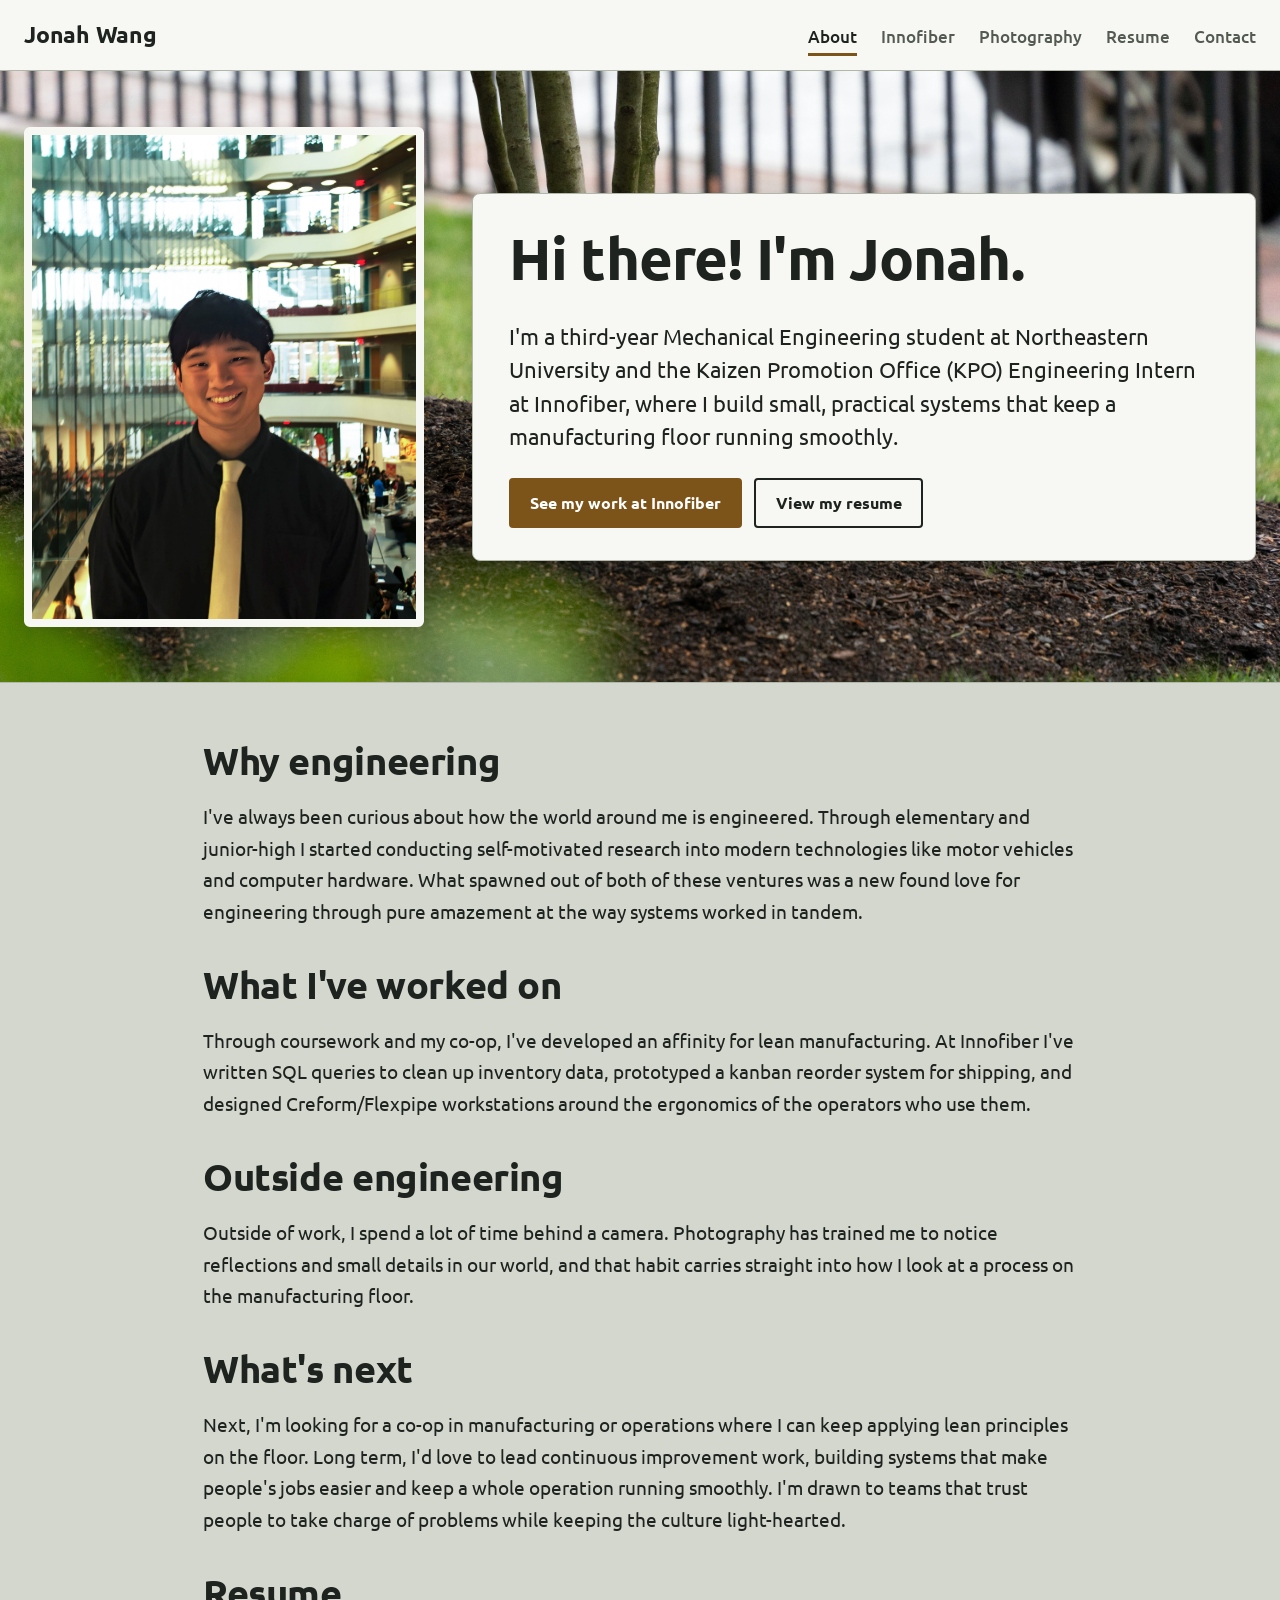
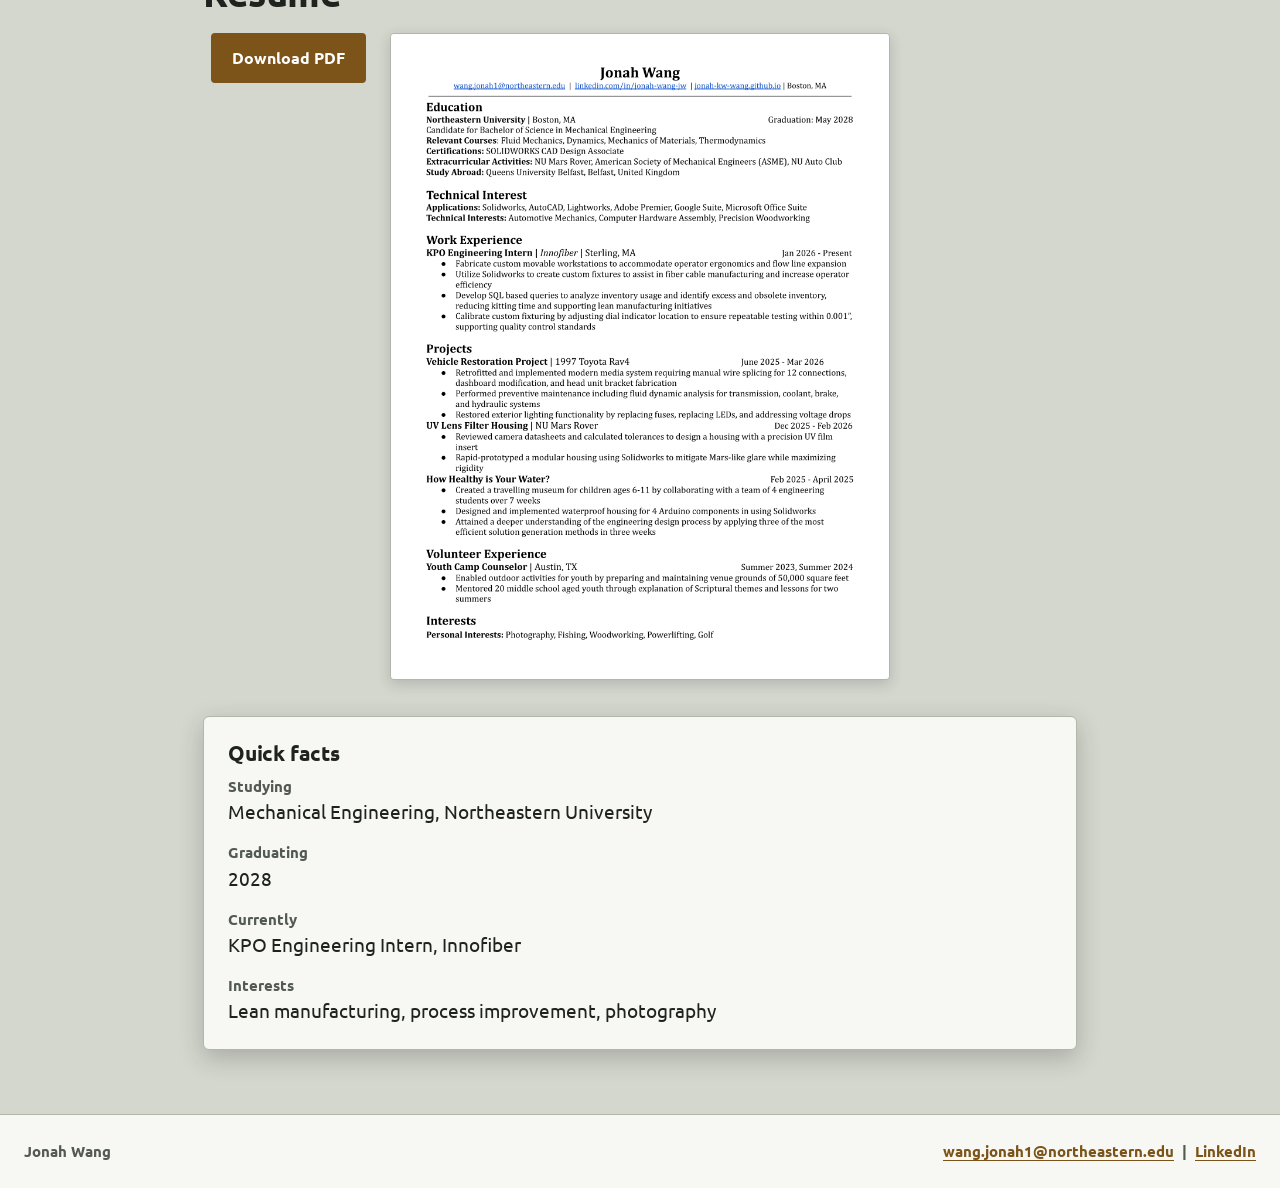
<file: index.html>
<!DOCTYPE html>
<html lang="en">
<head>
  <meta charset="UTF-8">
  <meta name="viewport" content="width=device-width, initial-scale=1">
  <title>Jonah Wang | Mechanical Engineering Portfolio</title>
  <meta name="description" content="Engineering portfolio of Jonah Wang, Mechanical Engineering student at Northeastern University.">
  <link rel="preconnect" href="https://fonts.googleapis.com">
  <link rel="preconnect" href="https://fonts.gstatic.com" crossorigin>
  <link href="https://fonts.googleapis.com/css2?family=Ubuntu:ital,wght@0,400;0,500;0,700;1,400&display=swap" rel="stylesheet">
  <link rel="stylesheet" href="style.css">
</head>
<body class = "home">

  <!-- ===== MENU BAR (same on every page) ===== -->
  <header class="site-header">
    <div class="inner">
      <a class="brand" href="index.html">Jonah Wang</a>
      <nav class="site-nav" aria-label="Main">
        <ul>
          <li><a href="index.html" aria-current="page">About</a></li>
          <li><a href="innofiber.html">Innofiber</a></li>
          <li><a href="photography.html">Photography</a></li>
          <li><a href="resume.html">Resume</a></li>
          <li><a href="contact.html">Contact</a></li>
        </ul>
      </nav>
    </div>
  </header>

  <main>

    <!-- ===== INTRO ===== -->
    <section class="hero">
      <img src="images/Headshot_1.jpg" alt="Portrait of Jonah Wang">
      <div>
        <h1>Hi there! I'm Jonah.</h1>
        <p class="lede">I'm a third-year Mechanical Engineering student at Northeastern University and the Kaizen Promotion Office (KPO) Engineering Intern at Innofiber, where I build small, practical systems that keep a manufacturing floor running smoothly.</p>
        <div class="buttons">
          <a class="button primary" href="innofiber.html">See my work at Innofiber</a>
          <!-- RESUME: upload your resume to the repository and name it exactly Resume.pdf -->
          <a class="button" href="Resume1.pdf">View my resume</a>
        </div>
      </div>
    </section>

    <div class="about">
      <div>

        <!-- ===== WHY ENGINEERING ===== -->
        <section>
          <h2>Why engineering</h2>
          <p>I've always been curious about how the world around me is engineered. Through elementary and junior-high I started conducting self-motivated research into modern technologies like motor vehicles and computer hardware. What spawned out of both of these ventures was a new found love for engineering through pure amazement at the way systems worked in tandem.</p>
        </section>

        <!-- ===== HOW YOU'RE QUALIFIED ===== -->
        <section>
          <h2>What I've worked on</h2>
          <p>Through coursework and my co-op, I've developed an affinity for lean manufacturing. At Innofiber I've written SQL queries to clean up inventory data, prototyped a kanban reorder system for shipping, and designed Creform/Flexpipe workstations around the ergonomics of the operators who use them.</p>
        </section>

        <!-- ===== PERSONAL ===== -->
        <section>
          <h2>Outside engineering</h2>
          <p>Outside of work, I spend a lot of time behind a camera. Photography has trained me to notice reflections and small details in our world, and that habit carries straight into how I look at a process on the manufacturing floor.</p>
        </section>

        <!-- ===== GOALS (edit these so they sound like you) ===== -->
        <section>
          <h2>What's next</h2>
          <p>Next, I'm looking for a co-op in manufacturing or operations where I can keep applying lean principles on the floor. Long term, I'd love to lead continuous improvement work, building systems that make people's jobs easier and keep a whole operation running smoothly. I'm drawn to teams that trust people to take charge of problems while keeping the culture light-hearted.</p>
        </section>

      </div>

               <!-- ===== RESUME PREVIEW ===== -->
        <section>
          <h2>Resume</h2>
          <div class="resume-row">
            <a class="resume-preview" href="resume.html">
              <img src="images/resume1.png" alt="Preview of Jonah Wang's resume" loading="lazy">
            </a>
            <div class="buttons">
              <a class="button primary" href="Resume1.pdf" download>Download PDF</a>
            </div>
          </div>
        </section>
      
      <!-- ===== QUICK FACTS BOX ===== -->
      <aside class="facts" aria-label="Quick facts">
        <h2>Quick facts</h2>
        <dl>
          <dt>Studying</dt>
          <dd>Mechanical Engineering, Northeastern University</dd>
          <dt>Graduating</dt>
          <dd>2028</dd>
          <dt>Currently</dt>
          <dd>KPO Engineering Intern, Innofiber</dd>
          <dt>Interests</dt>
          <dd>Lean manufacturing, process improvement, photography</dd>
        </dl>
      </aside>
    </div>

  </main>

  <!-- ===== FOOTER (same on every page) ===== -->
  <footer class="site-footer">
    <div class="inner">
      <span>Jonah Wang</span>
      <span>
        <a href="mailto:wang.jonah1@northeastern.edu">wang.jonah1@northeastern.edu</a>
        &nbsp;|&nbsp; <a href="https://www.linkedin.com/in/jonah-wang-jw">LinkedIn</a>
      </span>
    </div>
  </footer>

</body class = "home">
</html>
</file>
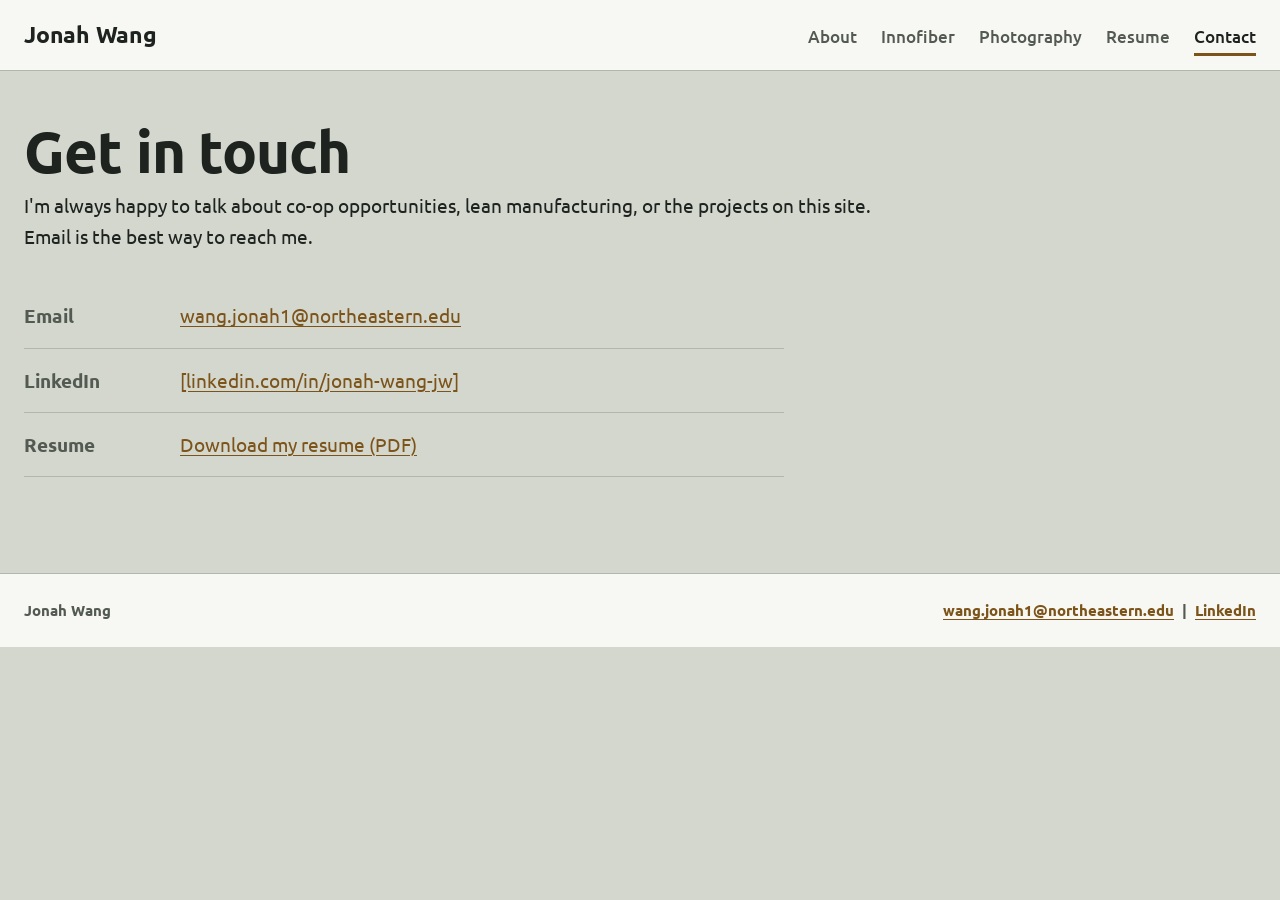
<file: contact.html>
<!DOCTYPE html>
<html lang="en">
<head>
  <meta charset="UTF-8">
  <meta name="viewport" content="width=device-width, initial-scale=1">
  <title>Contact | Jonah Wang</title>
  <link rel="preconnect" href="https://fonts.googleapis.com">
  <link rel="preconnect" href="https://fonts.gstatic.com" crossorigin>
  <link href="https://fonts.googleapis.com/css2?family=Ubuntu:ital,wght@0,400;0,500;0,700;1,400&display=swap" rel="stylesheet">
  <link rel="stylesheet" href="style.css">
</head>
  <!-- ===== MENU BAR ===== -->
  <header class="site-header">
    <div class="inner">
      <a class="brand" href="index.html">Jonah Wang</a>
      <nav class="site-nav" aria-label="Main">
        <ul>
          <li><a href="index.html">About</a></li>
          <li><a href="innofiber.html">Innofiber</a></li>
          <li><a href="photography.html">Photography</a></li>
          <li><a href="resume.html">Resume</a></li>
          <li><a href="contact.html" aria-current="page">Contact</a></li>
        </ul>
      </nav>
    </div>
  </header>

  <main>

    <div class="page-intro">
      <h1>Get in touch</h1>
      <p>I'm always happy to talk about co-op opportunities, lean manufacturing, or the projects on this site. Email is the best way to reach me.</p>
    </div>

    <ul class="contact-list">
      <li>
        <span class="label">Email</span>
        <a href="mailto:wang.jonah1@northeastern.edu">wang.jonah1@northeastern.edu</a>
      </li>
      <li>
        <span class="label">LinkedIn</span>
        <!-- LINKEDIN: replace # with your profile URL, and replace the placeholder with the link text you want shown -->
        <a href="#"><span class="LinkedIn">[linkedin.com/in/jonah-wang-jw]</span></a>
      </li>
      <li>
        <span class="label">Resume</span>
        <!-- Resume.pdf in respository -->
        <a href="Resume.pdf">Download my resume (PDF)</a>
      </li>
    </ul>

  </main>

  <!-- ===== FOOTER ===== -->
  <footer class="site-footer">
    <div class="inner">
      <span>Jonah Wang</span>
      <span>
        <a href="mailto:wang.jonah1@northeastern.edu">wang.jonah1@northeastern.edu</a>
        &nbsp;|&nbsp; <a href="linkedin.com/in/jonah-wang-jw">LinkedIn</a>
      </span>
    </div>
  </footer>

</body>
</html>
</file>
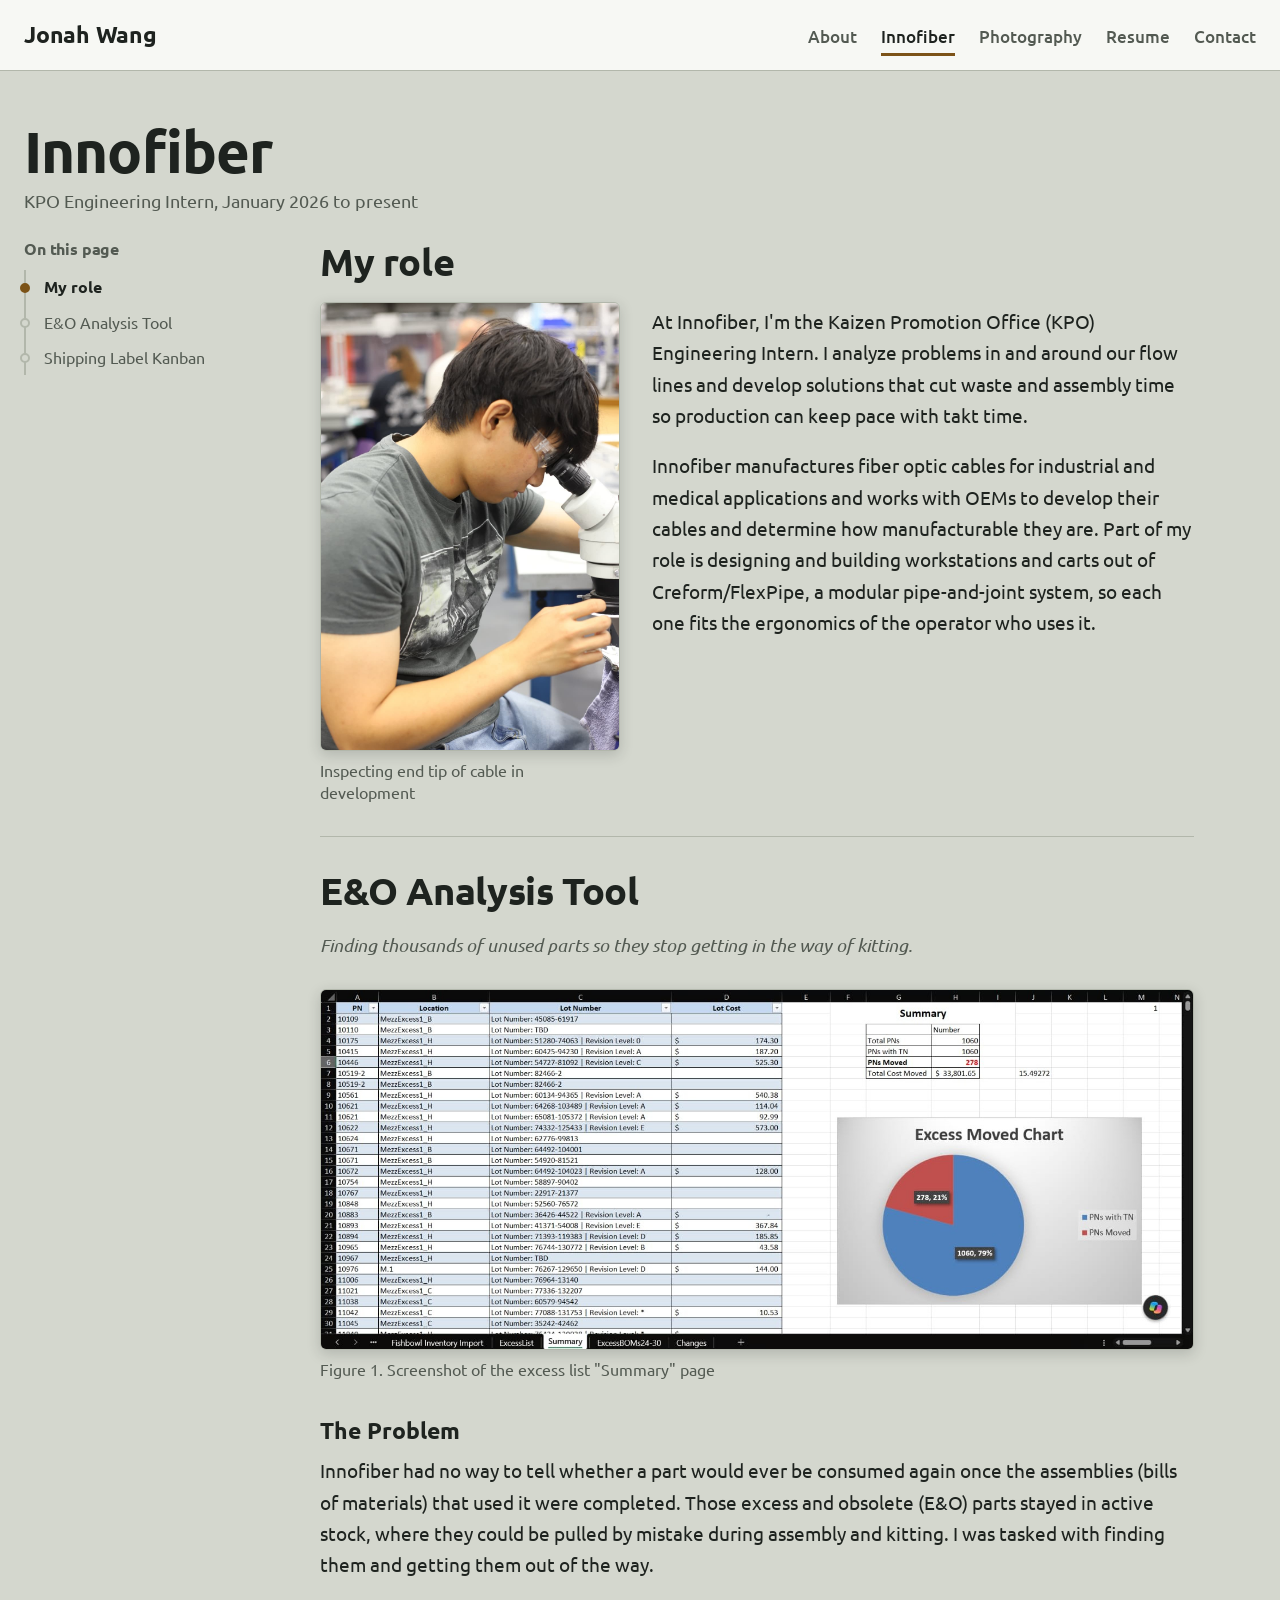
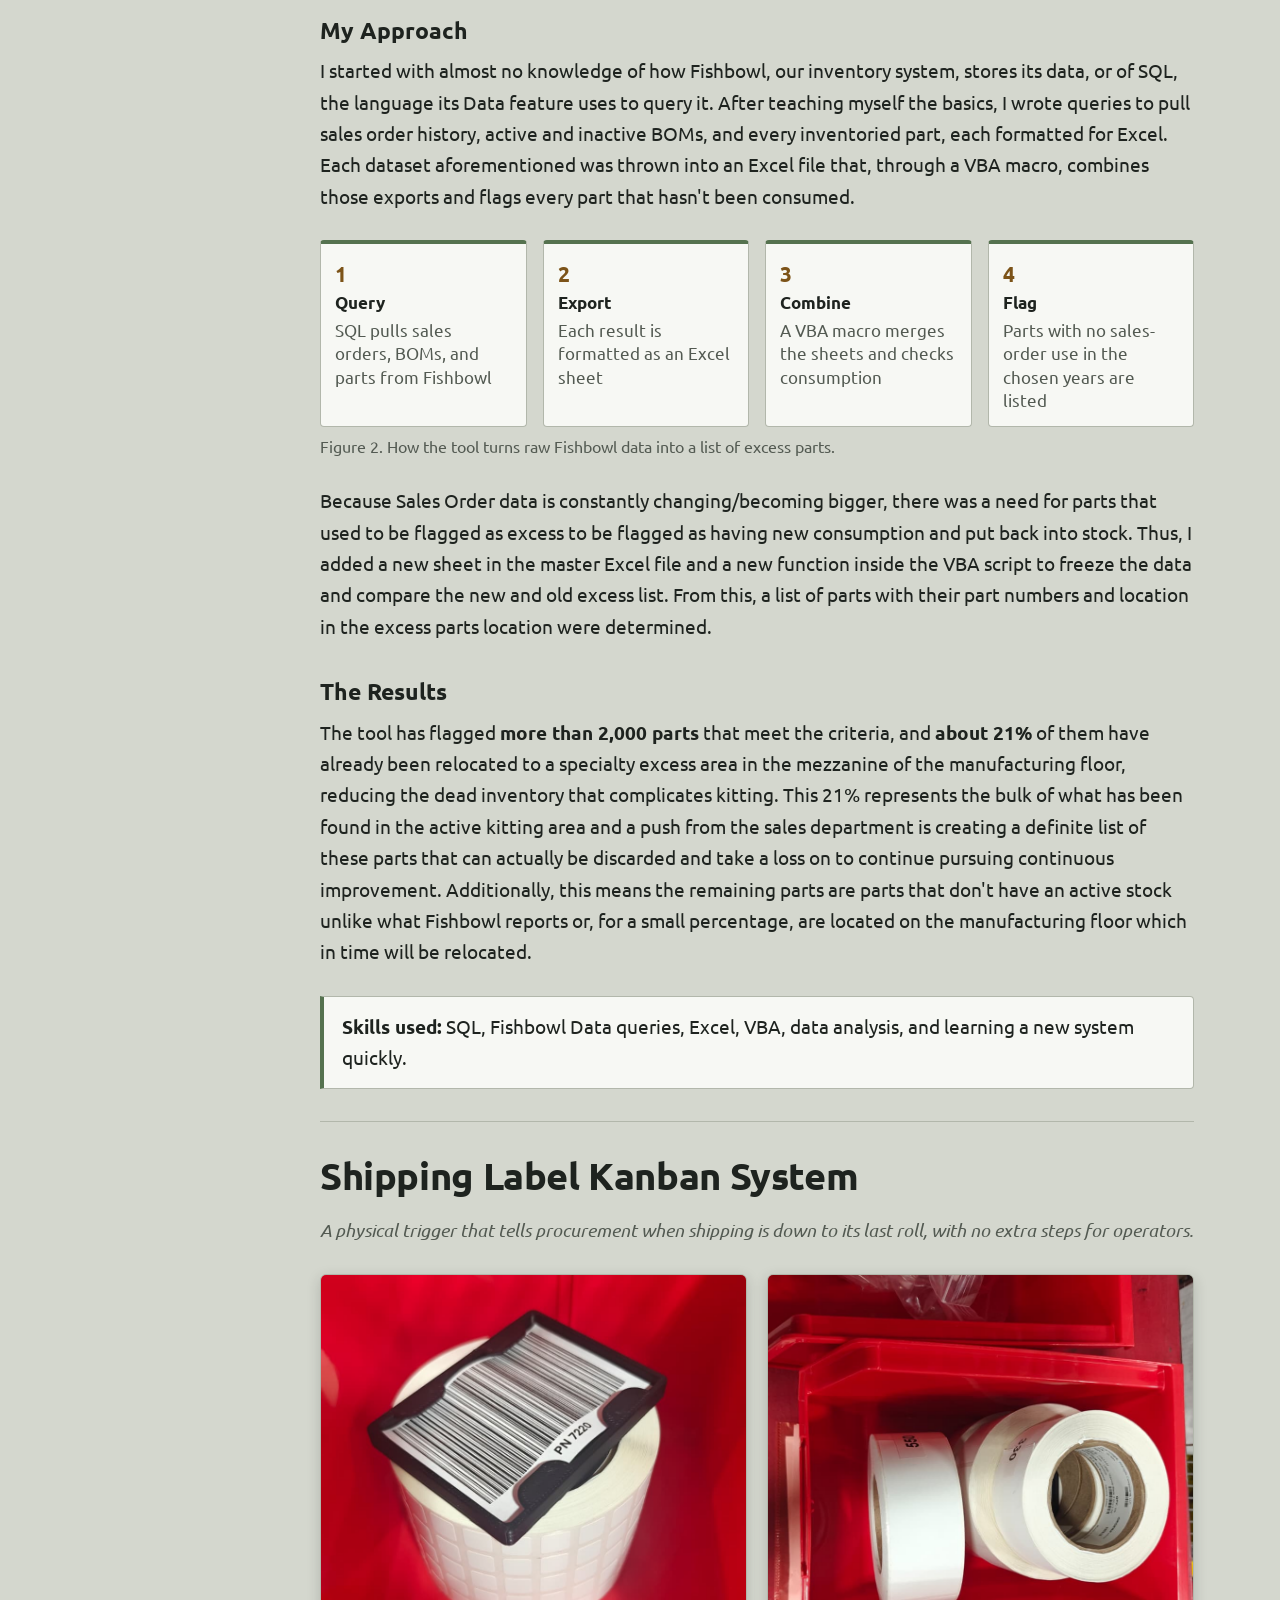
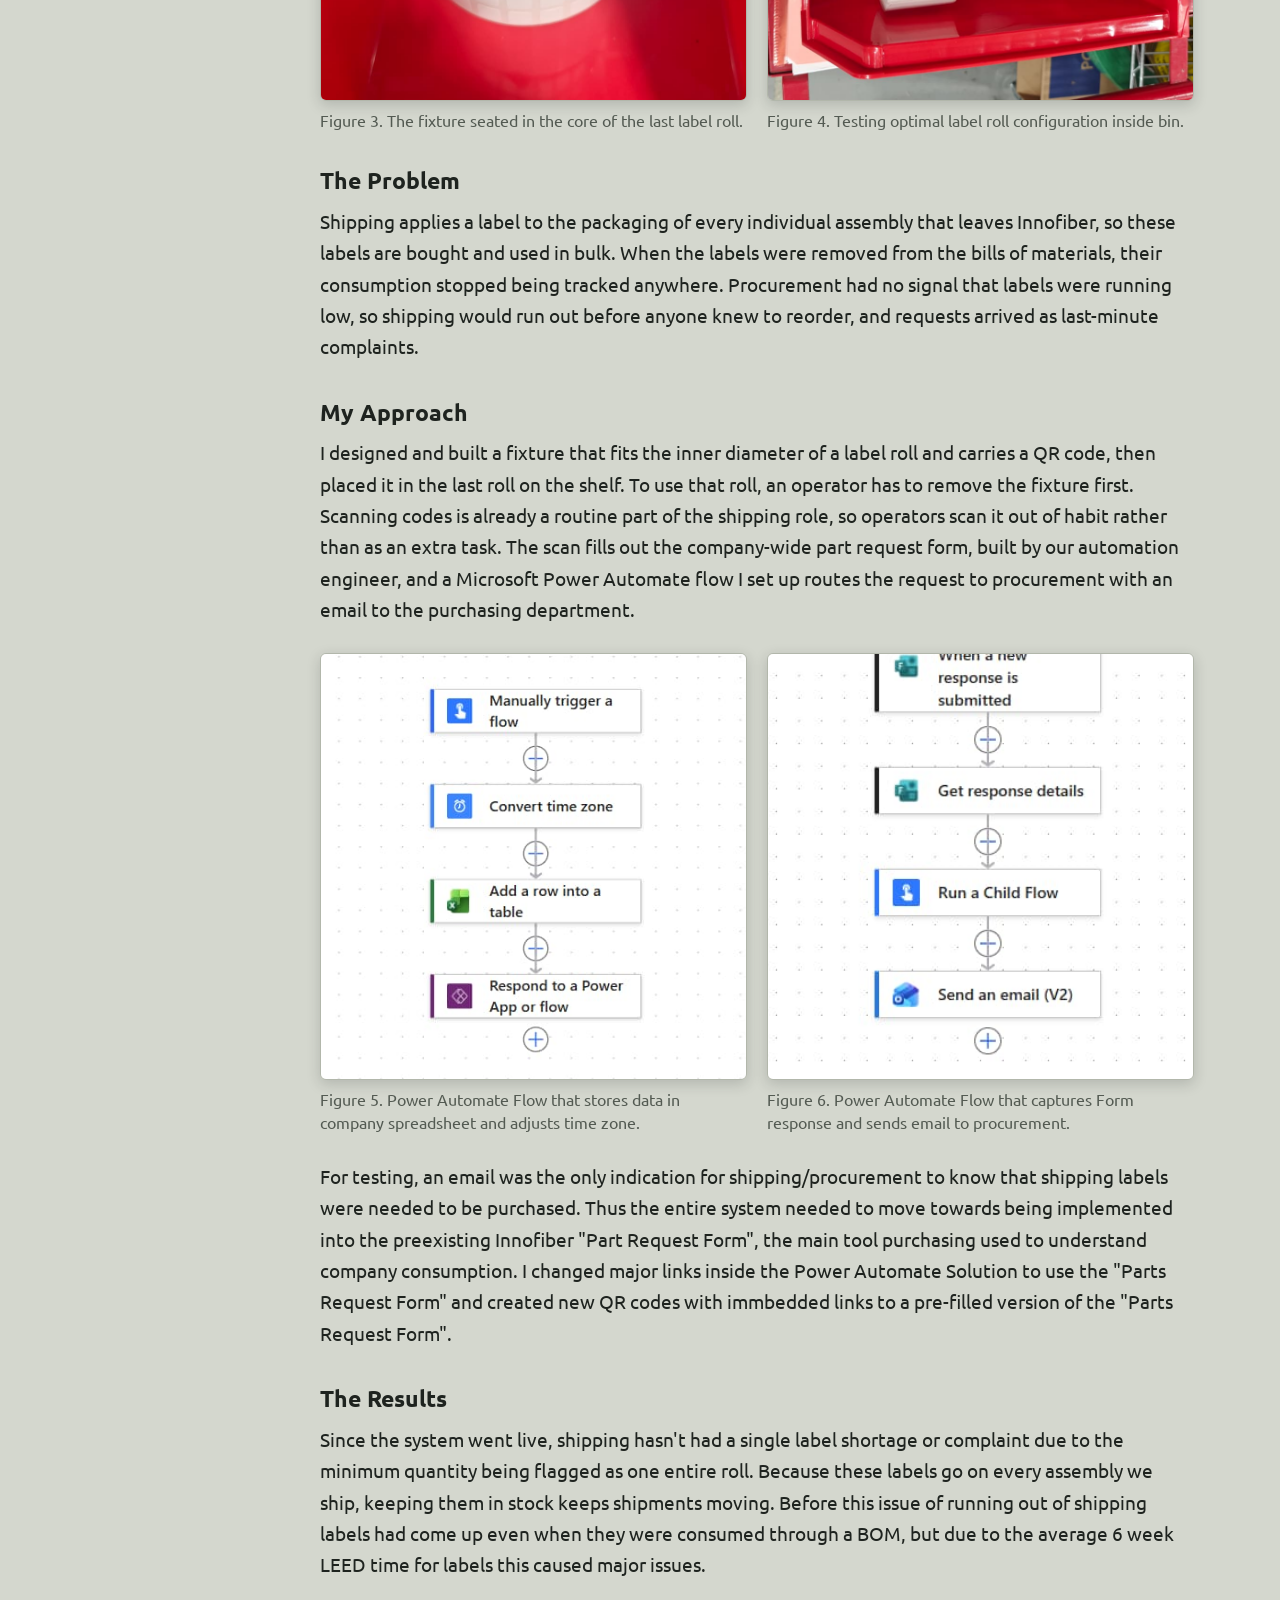
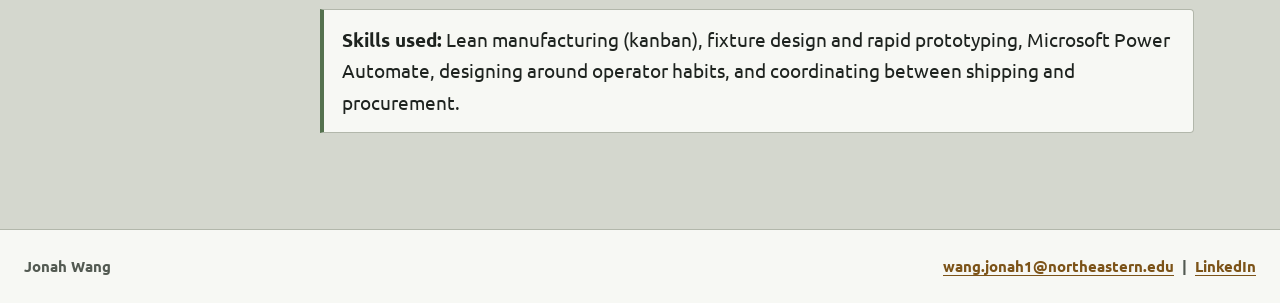
<file: innofiber.html>
<!DOCTYPE html>
<html lang="en">
<head>
  <meta charset="UTF-8">
  <meta name="viewport" content="width=device-width, initial-scale=1">
  <title>Innofiber | Jonah Wang</title>
  <link rel="preconnect" href="https://fonts.googleapis.com">
  <link rel="preconnect" href="https://fonts.gstatic.com" crossorigin>
  <link href="https://fonts.googleapis.com/css2?family=Ubuntu:ital,wght@0,400;0,500;0,700;1,400&display=swap" rel="stylesheet">
  <link rel="stylesheet" href="style.css">
</head>
  
<body>

  <!-- ===== MENU BAR (same on every page) ===== -->
  <header class="site-header">
    <div class="inner">
      <a class="brand" href="index.html">Jonah Wang</a>
      <nav class="site-nav" aria-label="Main">
        <ul>
          <li><a href="index.html">About</a></li>
          <li><a href="innofiber.html" aria-current="page">Innofiber</a></li>
          <li><a href="photography.html">Photography</a></li>
          <li><a href="resume.html">Resume</a></li>
          <li><a href="contact.html">Contact</a></li>
        </ul>
      </nav>
    </div>
  </header>

  <main>

    <div class="page-intro">
      <h1>Innofiber</h1>
      <p class="role">KPO Engineering Intern, January 2026 to present</p>
    </div>

    <div class="doc">

      <!-- ===== SIDE MENU =====
           Each link's href="#..." must match a section's id="..." below.
           To add a project: add a new <li> line here AND a new <section> below. -->
      <nav class="toc" aria-label="Projects on this page">
        <h2>On this page</h2>
        <ol>
          <li><a href="#overview" class="active">My role</a></li>
          <li><a href="#eo-tool">E&amp;O Analysis Tool</a></li>
          <li><a href="#label-kanban">Shipping Label Kanban</a></li>
        </ol>
      </nav>

      <div class="doc-content">

        <!-- ===================== MY ROLE ===================== -->
        <section id="overview">
          <h2>My role</h2>
          <div class="role-layout">
            <figure>
              <img src="images/me.jpeg" alt="Jonah at Innofiber">
              <figcaption>Inspecting end tip of cable in development</figcaption>
            </figure>
            <div class="role-text">
              <p>At Innofiber, I'm the Kaizen Promotion Office (KPO) Engineering Intern. I analyze problems in and around our flow lines and develop solutions that cut waste and assembly time so production can keep pace with takt time.</p>
              <p>Innofiber manufactures fiber optic cables for industrial and medical applications and works with OEMs to develop their cables and determine how manufacturable they are. Part of my role is designing and building workstations and carts out of Creform/FlexPipe, a modular pipe-and-joint system, so each one fits the ergonomics of the operator who uses it.</p>
            </div>
          </div>
        </section>

        <!-- ===================== SAMPLE 1: E&O TOOL ===================== -->
        <section id="eo-tool">
          <h2>E&amp;O Analysis Tool</h2>
          <p class="tagline">Finding thousands of unused parts so they stop getting in the way of kitting.</p>

          <!-- Excess List Screenshot -->
          <figure>
            <img src="images/EOAnalysis.jpeg" alt="E&amp;O analysis tool">
            <figcaption>Figure 1. Screenshot of the excess list "Summary" page</figcaption>
          </figure>

          <h3>The Problem</h3>
          <p>Innofiber had no way to tell whether a part would ever be consumed again once the assemblies (bills of materials) that used it were completed. Those excess and obsolete (E&amp;O) parts stayed in active stock, where they could be pulled by mistake during assembly and kitting. I was tasked with finding them and getting them out of the way.</p>

          
          <h3>My Approach</h3>
          <p>I started with almost no knowledge of how Fishbowl, our inventory system, stores its data, or of SQL, the language its Data feature uses to query it. After teaching myself the basics, I wrote queries to pull sales order history, active and inactive BOMs, and every inventoried part, each formatted for Excel. Each dataset aforementioned was thrown into an Excel file that, through a VBA macro, combines those exports and flags every part that hasn't been consumed.</p>

          <figure>
            <ol class="flow">
              <li><strong>Query</strong>SQL pulls sales orders, BOMs, and parts from Fishbowl</li>
              <li><strong>Export</strong>Each result is formatted as an Excel sheet</li>
              <li><strong>Combine</strong>A VBA macro merges the sheets and checks consumption</li>
              <li><strong>Flag</strong>Parts with no sales-order use in the chosen years are listed</li>
            </ol>
            <figcaption>Figure 2. How the tool turns raw Fishbowl data into a list of excess parts.</figcaption>
          </figure>

          <!-- Issue that arose -->
          <p>Because Sales Order data is constantly changing/becoming bigger, there was a need for parts that used to be flagged as excess to be flagged as having new consumption and put back into stock. Thus, I added a new sheet in the master Excel file and a new function inside the VBA script to freeze the data and compare the new and old excess list. From this, a list of parts with their part numbers and location in the excess parts location were determined.</p>
          
          <h3>The Results</h3>
          <p>The tool has flagged <strong>more than 2,000 parts</strong> that meet the criteria, and <strong>about 21%</strong> of them have already been relocated to a specialty excess area in the mezzanine of the manufacturing floor, reducing the dead inventory that complicates kitting. This 21% represents the bulk of what has been found in the active kitting area and a push from the sales department is creating a definite list of these parts that can actually be discarded and take a loss on to continue pursuing continuous improvement. Additionally, this means the remaining parts are parts that don't have an active stock unlike what Fishbowl reports or, for a small percentage, are located on the manufacturing floor which in time will be relocated.</p>

          <div class="skills">
            <p><strong>Skills used:</strong> SQL, Fishbowl Data queries, Excel, VBA, data analysis, and learning a new system quickly.</p>
          </div>
        </section>


        
        <!-- ===================== SAMPLE 2: LABEL KANBAN ===================== -->
        <section id="label-kanban">
          <h2>Shipping Label Kanban System</h2>
          <p class="tagline">A physical trigger that tells procurement when shipping is down to its last roll, with no extra steps for operators.</p>

           <div class="figure-pair">
            <figure>
              <img src="images/kanbanfixture_1.jpeg" alt="Kanban fixture seated in the core of a label roll">
              <figcaption>Figure 3. The fixture seated in the core of the last label roll.</figcaption>
            </figure>
            <figure>
              <img src="images/kanbanfixture_2.jpeg" alt="Label rolls stored in a red shipping bin">
              <figcaption>Figure 4. Testing optimal label roll configuration inside bin.</figcaption>
            </figure>
          </div>

          <h3>The Problem</h3>
          <p>Shipping applies a label to the packaging of every individual assembly that leaves Innofiber, so these labels are bought and used in bulk. When the labels were removed from the bills of materials, their consumption stopped being tracked anywhere. Procurement had no signal that labels were running low, so shipping would run out before anyone knew to reorder, and requests arrived as last-minute complaints.</p>

          
          <h3>My Approach</h3>
          <p>I designed and built a fixture that fits the inner diameter of a label roll and carries a QR code, then placed it in the last roll on the shelf. To use that roll, an operator has to remove the fixture first. Scanning codes is already a routine part of the shipping role, so operators scan it out of habit rather than as an extra task. The scan fills out the company-wide part request form, built by our automation engineer, and a Microsoft Power Automate flow I set up routes the request to procurement with an email to the purchasing department.</p>

          <!-- ==== Kanban Figures ==== -->
          <div class="figure-pair">
            <figure>
              <img src="images/childflow.jpeg" alt="Power Automate Flow that stores data in company spreadsheet and adjusts time zone">
              <figcaption>Figure 5. Power Automate Flow that stores data in company spreadsheet and adjusts time zone.</figcaption>
            </figure>
            <figure>
              <img src="images/parentflow.jpeg" alt="Power Automate Flow that captures Form response and sends email to procurement">
              <figcaption>Figure 6. Power Automate Flow that captures Form response and sends email to procurement.</figcaption>
            </figure>
          </div>

          <!-- Difficulty that came across -->
          <p>For testing, an email was the only indication for shipping/procurement to know that shipping labels were needed to be purchased. Thus the entire system needed to move towards being implemented into the preexisting Innofiber "Part Request Form", the main tool purchasing used to understand company consumption. I changed major links inside the Power Automate Solution to use the "Parts Request Form" and created new QR codes with immbedded links to a pre-filled version of the "Parts Request Form".</p>

          <h3>The Results</h3>
          <p>Since the system went live, shipping hasn't had a single label shortage or complaint due to the minimum quantity being flagged as one entire roll. Because these labels go on every assembly we ship, keeping them in stock keeps shipments moving. Before this issue of running out of shipping labels had come up even when they were consumed through a BOM, but due to the average 6 week LEED time for labels this caused major issues.</p>

          <div class="skills">
            <p><strong>Skills used:</strong> Lean manufacturing (kanban), fixture design and rapid prototyping, Microsoft Power Automate, designing around operator habits, and coordinating between shipping and procurement.</p>
          </div>
        </section>

      </div>
    </div>

  </main>

  <!-- ===== FOOTER (same on every page) ===== -->
  <footer class="site-footer">
    <div class="inner">
      <span>Jonah Wang</span>
      <span>
        <a href="mailto:wang.jonah1@northeastern.edu">wang.jonah1@northeastern.edu</a>
        &nbsp;|&nbsp; <a href="https://www.linkedin.com/in/jonah-wang-jw">LinkedIn</a>
      </span>
    </div>
  </footer>

  <!-- Highlights the side-menu item for the section you're reading. No need to edit. -->
  <script>
    (function () {
      var links = Array.prototype.slice.call(document.querySelectorAll('.toc a'));
      if (!links.length || !('IntersectionObserver' in window)) return;
      var byId = {};
      links.forEach(function (a) { byId[a.getAttribute('href').slice(1)] = a; });

      function activate(link) {
        links.forEach(function (a) { a.classList.remove('active'); a.removeAttribute('aria-current'); });
        link.classList.add('active');
        link.setAttribute('aria-current', 'true');
        var list = link.closest('ol');
        if (list && list.scrollWidth > list.clientWidth) {
          list.scrollTo({ left: link.parentElement.offsetLeft - list.offsetLeft - 16, behavior: 'smooth' });
        }
      }

      var observer = new IntersectionObserver(function (entries) {
        entries.forEach(function (entry) {
          if (entry.isIntersecting && byId[entry.target.id]) activate(byId[entry.target.id]);
        });
      }, { rootMargin: '-20% 0px -70% 0px' });

      Object.keys(byId).forEach(function (id) {
        var section = document.getElementById(id);
        if (section) observer.observe(section);
      });
    })();
  </script>

</body>
</html>
</file>
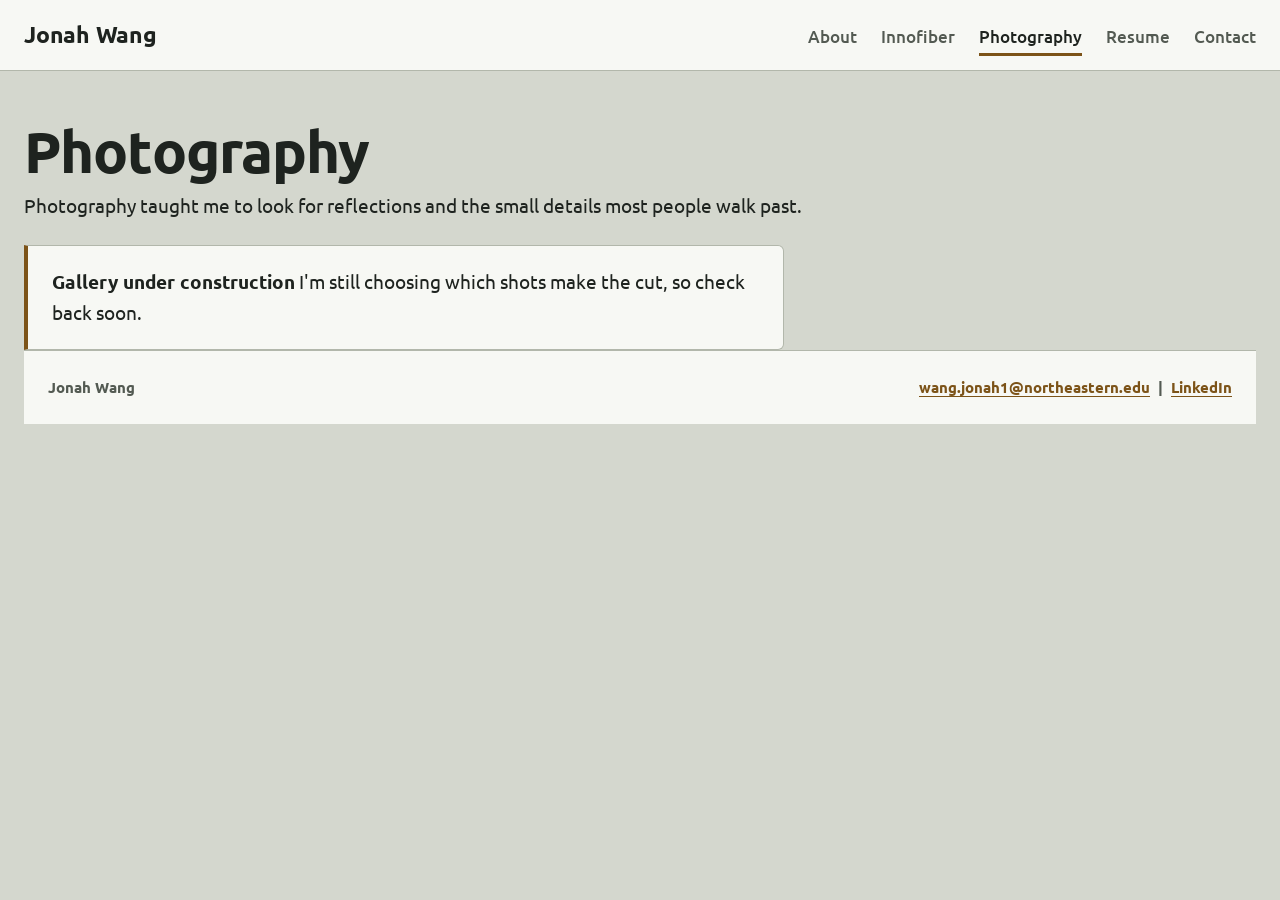
<file: photography.html>
<!DOCTYPE html>
<html lang="en">
<head>
  <meta charset="UTF-8">
  <meta name="viewport" content="width=device-width, initial-scale=1">
  <title>Photography | Jonah Wang</title>
  <link rel="preconnect" href="https://fonts.googleapis.com">
  <link rel="preconnect" href="https://fonts.gstatic.com" crossorigin>
  <link href="https://fonts.googleapis.com/css2?family=Ubuntu:ital,wght@0,400;0,500;0,700;1,400&display=swap" rel="stylesheet">
  <link rel="stylesheet" href="style.css">
</head>
  
  <body>

  <!-- ===== MENU BAR (same on every page) ===== -->
  <header class="site-header">
    <div class="inner">
      <a class="brand" href="index.html">Jonah Wang</a>
      <nav class="site-nav" aria-label="Main">
        <ul>
          <li><a href="index.html">About</a></li>
          <li><a href="innofiber.html">Innofiber</a></li>
          <li><a href="photography.html" aria-current="page">Photography</a></li>
          <li><a href="resume.html">Resume</a></li>
          <li><a href="contact.html">Contact</a></li>
        </ul>
      </nav>
    </div>
  </header>

  <main>

    <div class="page-intro">
      <h1>Photography</h1>
      <p>Photography taught me to look for reflections and the small details most people walk past.</p>
    </div>

  <!-- ===== GALLERY (under construction) =====
         The photo gallery will go here later. -->
    <div class="notice">
      <p><strong>Gallery under construction</strong> I'm still choosing which shots make the cut, so check back soon.</p>
    </div>

  <!-- ===== FOOTER (same on every page) ===== -->
  <footer class="site-footer">
    <div class="inner">
      <span>Jonah Wang</span>
      <span>
        <a href="mailto:wang.jonah1@northeastern.edu">wang.jonah1@northeastern.edu</a>
        &nbsp;|&nbsp; <a href="https://www.linkedin.com/in/jonah-wang-jw">LinkedIn</a>
      </span>
    </div>
  </footer>

</body>
</html>
</file>
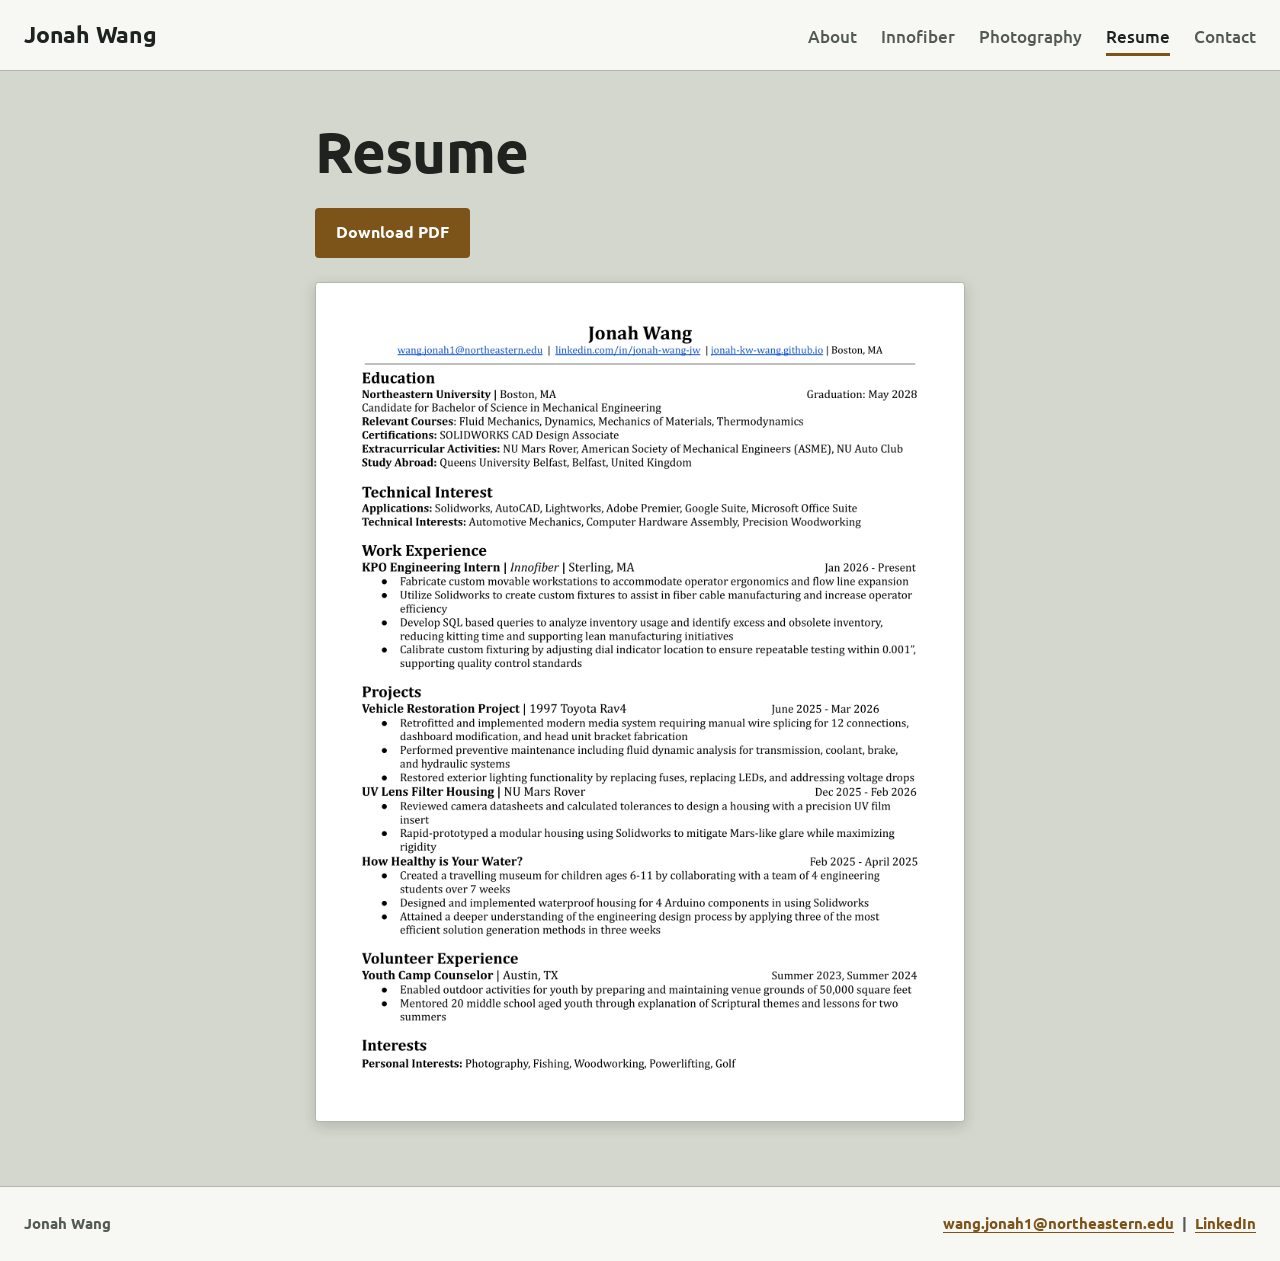
<file: resume.html>
<!DOCTYPE html>
<html lang="en">
<head>
  <meta charset="UTF-8">
  <meta name="viewport" content="width=device-width, initial-scale=1">
  <title>Resume | Jonah Wang</title>
  <link rel="preconnect" href="https://fonts.googleapis.com">
  <link rel="preconnect" href="https://fonts.gstatic.com" crossorigin>
  <link href="https://fonts.googleapis.com/css2?family=Ubuntu:ital,wght@0,400;0,500;0,700;1,400&display=swap" rel="stylesheet">
  <link rel="stylesheet" href="style.css">
</head>
<body>

  <!-- ===== MENU BAR (same on every page) ===== -->
  <header class="site-header">
    <div class="inner">
      <a class="brand" href="index.html">Jonah Wang</a>
      <nav class="site-nav" aria-label="Main">
        <ul>
          <li><a href="index.html">About</a></li>
          <li><a href="innofiber.html">Innofiber</a></li>
          <li><a href="photography.html">Photography</a></li>
          <li><a href="resume.html" aria-current="page">Resume</a></li>
          <li><a href="contact.html">Contact</a></li>
        </ul>
      </nav>
    </div>
  </header>

  <main>

    <div class="resume-page">
      <div class="page-intro">
        <h1>Resume</h1>
        <!-- RESUME PDF: keep your PDF in the repository named exactly Resume.pdf -->
        <div class="buttons">
          <a class="button primary" href="Resume1.pdf" download>Download PDF</a>
        </div>
      </div>
      <!-- RESUME IMAGE: upload an image of your resume to the images folder named resume.png -->
      <img src="images/resume1.png" alt="Jonah Wang's resume. A downloadable PDF version is linked above.">
    </div>

  </main>

  <!-- ===== FOOTER (same on every page) ===== -->
  <footer class="site-footer">
    <div class="inner">
      <span>Jonah Wang</span>
      <span>
        <a href="mailto:wang.jonah1@northeastern.edu">wang.jonah1@northeastern.edu</a>
        &nbsp;|&nbsp; <a href="https://www.linkedin.com/in/jonah-wang-jw">LinkedIn</a>
      </span>
    </div>
  </footer>

</body>
</html>
</file>
<file: style.css>
/* =========================================================
   Jonah Wang portfolio: shared styles for every page.
   You normally won't need to edit this file.
   To change colors across the whole site, edit the values
   under :root below. The palette is pulled from the
   photography: dark pond water, amber dragonfly wings,
   and the soft green of sunlit leaves.
   ========================================================= */

:root {
  color-scheme: light;
  --bg: #D4D7CE;        /* pebble grey-green, the page background */
  --surface: #F7F8F4;   /* header, footer, boxes: near-white */
  --ink: #1E231F;       /* main text, deep green-black */
  --muted: #535A52;     /* secondary text, heron grey */
  --line: #B2B7AB;      /* borders and dividers */
  --amber: #7C5318;     /* main accent (ochre): links, active markers, buttons */
  --sage: #55724F;      /* second accent (pond green): skills boxes, process steps */
  --font: "Ubuntu", Arial, "Helvetica Neue", Helvetica, sans-serif;
  --max: 1280px;
}

*, *::before, *::after { box-sizing: border-box; }

html { scroll-behavior: smooth; }
@media (prefers-reduced-motion: reduce) {
  html { scroll-behavior: auto; }
}

body {
  margin: 0;
  background: var(--bg);
  color: var(--ink);
  font-family: var(--font);
  font-size: 1.1875rem;
  line-height: 1.65;
}

img { max-width: 100%; height: auto; display: block; }

a { color: var(--amber); text-underline-offset: 3px; }
a:hover { color: var(--ink); }
:focus-visible { outline: 3px solid var(--amber); outline-offset: 3px; border-radius: 2px; }

h1, h2, h3 {
  font-family: var(--font);
  font-stretch: 87.5%;  /* slightly narrower letters for headings */
  line-height: 1.12;
  margin: 0 0 0.5em;
  color: var(--ink);
}
h1 { font-size: clamp(2.4rem, 5vw, 3.6rem); font-weight: 700; letter-spacing: -0.015em; }
h2 { font-size: clamp(1.8rem, 3.2vw, 2.4rem); font-weight: 650; letter-spacing: -0.01em; }
h3 { font-size: 1.45rem; font-weight: 650; margin-top: 1.6em; }
p { margin: 0 0 1em; }

/* Amber highlight marks text you still need to fill in */
.placeholder { background: #F3DDB4; color: #5A3410; padding: 0 0.25em; border-radius: 3px; }

/* ---------- Header and navigation ---------- */
.site-header { background: var(--surface); border-bottom: 1px solid var(--line); }
.site-header .inner {
  max-width: var(--max);
  margin: 0 auto;
  padding: 1rem 1.5rem;
  display: flex;
  flex-wrap: wrap;
  align-items: center;
  justify-content: space-between;
  gap: 0.75rem 2rem;
}
.brand {
  font-weight: 700;
  font-stretch: 87.5%;
  font-size: 1.45rem;
  letter-spacing: -0.01em;
  color: var(--ink);
  text-decoration: none;
}
.site-nav ul { list-style: none; margin: 0; padding: 0; display: flex; flex-wrap: wrap; gap: 0.25rem 1.5rem; }
.site-nav a {
  font-weight: 500;
  font-size: 1.05rem;
  color: var(--muted);
  text-decoration: none;
  padding: 0.35rem 0;
  border-bottom: 3px solid transparent;
}
.site-nav a:hover { color: var(--ink); }
.site-nav a[aria-current="page"] { color: var(--ink); border-bottom-color: var(--amber); }

main { max-width: var(--max); margin: 0 auto; padding: 3rem 1.5rem 4rem; }

/* ---------- Home / About Me ---------- */
.hero {
  display: grid;
  grid-template-columns: minmax(240px, 400px) 1fr;
  gap: 3rem;
  align-items: center;
  margin-bottom: 3.5rem;
}
.hero img { width: 100%; aspect-ratio: 4 / 5; object-fit: cover; border-radius: 6px; }
.lede { font-size: 1.4rem; line-height: 1.5; max-width: 32em; }

.buttons { display: flex; flex-wrap: wrap; gap: 0.75rem; margin-top: 1.5rem; }
.button {
  font-weight: 600;
  font-size: 1.02rem;
  text-decoration: none;
  padding: 0.6rem 1.2rem;
  border-radius: 4px;
  border: 2px solid var(--ink);
  color: var(--ink);
  background: transparent;
}
.button.primary { background: var(--amber); border-color: var(--amber); color: #FFFFFF; }
.button:hover { background: var(--ink); border-color: var(--ink); color: var(--bg); }

.about { max-width: 46em; margin: 0 auto; }
.about section { margin-bottom: 2.25rem; }
.facts {
  background: var(--surface);
  border: 1px solid var(--line);
  border-radius: 6px;
  padding: 1.5rem;
}
.facts h2 { font-size: 1.3rem; }
.facts dl { margin: 0; }
.facts dt { font-weight: 600; color: var(--muted); font-size: 0.92rem; margin-top: 0.9rem; }
.facts dt:first-child { margin-top: 0; }
.facts dd { margin: 0; line-height: 1.45; }

/* ---------- Experience pages with side menu ---------- */
.page-intro { margin-bottom: 2.5rem; max-width: 46em; }
.role { font-size: 1.15rem; color: var(--muted); margin-top: -0.25rem; }

.doc { display: grid; grid-template-columns: 240px 1fr; gap: 3.5rem; align-items: start; }

/* The side menu: a single line with a marker for each project.
   The marker turns amber for the section you are reading. */
.toc { position: sticky; top: 1.5rem; }
.toc h2 { font-size: 1rem; color: var(--muted); font-weight: 600; margin-bottom: 0.75rem; }
.toc ol { list-style: none; margin: 0; padding: 0; border-left: 2px solid var(--line); }
.toc li { position: relative; }
.toc a {
  display: block;
  padding: 0.45rem 0 0.45rem 1.1rem;
  font-size: 1rem;
  line-height: 1.3;
  color: var(--muted);
  text-decoration: none;
}
.toc a::before {
  content: "";
  position: absolute;
  left: -6px;
  top: 0.8rem;
  width: 10px;
  height: 10px;
  border-radius: 50%;
  background: var(--bg);
  border: 2px solid var(--line);
}
.toc a:hover { color: var(--ink); }
.toc a.active { color: var(--ink); font-weight: 600; }
.toc a.active::before { background: var(--amber); border-color: var(--amber); }

.doc-content > section {
  scroll-margin-top: 1.5rem;
  max-width: 46em;
  padding-bottom: 3rem;
  margin-bottom: 3rem;
  border-bottom: 1px solid var(--line);
}
.doc-content > section:last-of-type { border-bottom: 0; margin-bottom: 0; }

.tagline { font-size: 1.12rem; font-style: italic; color: var(--muted); }

.skills {
  background: var(--surface);
  border: 1px solid var(--line);
  border-left: 4px solid var(--sage);
  border-radius: 0 4px 4px 0;
  padding: 0.9rem 1.1rem;
  margin-top: 1.75rem;
}
.skills p { margin: 0; }

/* ---------- Images and captions ---------- */
figure { margin: 1.75rem 0; }
figure img { width: 100%; border-radius: 6px; border: 1px solid var(--line); }
figcaption { font-size: 1rem; line-height: 1.4; color: var(--muted); margin-top: 0.5rem; }
.figure-pair { display: grid; grid-template-columns: 1fr 1fr; gap: 1.25rem; margin: 1.75rem 0; }
.figure-pair figure { margin: 0; }
/* Crops the pair to matching squares. Delete this rule to show full, uncropped photos. */
.figure-pair img { aspect-ratio: 1 / 1; object-fit: cover; }

/* Step-by-step process diagram (used in the E&O sample) */
.flow { list-style: none; margin: 0; padding: 0; display: grid; grid-template-columns: repeat(4, 1fr); gap: 1rem; counter-reset: step; }
.flow li {
  counter-increment: step;
  background: var(--surface);
  border: 1px solid var(--line);
  border-top: 4px solid var(--sage);
  border-radius: 4px;
  padding: 0.9rem;
  font-size: 1.05rem;
  line-height: 1.4;
  color: var(--muted);
}
.flow li::before { content: counter(step); display: block; font-weight: 700; font-size: 1.3rem; color: var(--amber); margin-bottom: 0.2rem; }
.flow li strong { display: block; font-size: 1.05rem; color: var(--ink); margin-bottom: 0.2rem; }

/* ---------- Photography ---------- */
/* Masonry-style columns so photos keep their original shape (no cropping) */
.gallery { columns: 3 260px; column-gap: 1rem; }
.gallery figure { margin: 0 0 1rem; break-inside: avoid; }
.gallery a { display: block; }
.gallery img { width: 100%; border: 0; border-radius: 4px; }

/* "Under construction" box for pages still in progress */
.notice {
  background: var(--surface);
  border: 1px solid var(--line);
  border-left: 4px solid var(--amber);
  border-radius: 0 6px 6px 0;
  padding: 1.25rem 1.5rem;
  max-width: 40em;
}
.notice p { margin: 0; }

/* ---------- Contact ---------- */
.contact-list { list-style: none; padding: 0; margin: 2rem 0; max-width: 40em; }
.contact-list li {
  display: grid;
  grid-template-columns: 140px 1fr;
  gap: 1rem;
  padding: 1rem 0;
  border-bottom: 1px solid var(--line);
}
.contact-list .label { font-weight: 600; color: var(--muted); }

/* ---------- Footer ---------- */
.site-footer { background: var(--surface); border-top: 1px solid var(--line); }
.site-footer .inner {
  max-width: var(--max);
  margin: 0 auto;
  padding: 1.5rem;
  display: flex;
  flex-wrap: wrap;
  justify-content: space-between;
  gap: 0.5rem 1.5rem;
  font-size: 0.95rem;
  color: var(--muted);
}

/* ---------- Tablets and phones ---------- */
@media (max-width: 860px) {
  main { padding-top: 2rem; }
  .hero, .about { grid-template-columns: 1fr; gap: 2rem; }
  .hero img { max-width: 320px; }
  .facts { position: static; }

  .doc { grid-template-columns: 1fr; gap: 1.5rem; }
  /* On small screens the side menu becomes a sticky strip of tabs */
  .toc {
    top: 0;
    z-index: 5;
    background: var(--bg);
    margin: 0 -1.5rem;
    padding: 0.75rem 1.5rem;
    border-bottom: 1px solid var(--line);
  }
  .toc h2 { position: absolute; width: 1px; height: 1px; overflow: hidden; clip: rect(0 0 0 0); }
  .toc ol { display: flex; gap: 0.5rem; overflow-x: auto; border-left: 0; }
  .toc a {
    white-space: nowrap;
    padding: 0.4rem 0.85rem;
    border: 1px solid var(--line);
    border-radius: 999px;
    background: var(--surface);
  }
  .toc a::before { display: none; }
  .toc a.active { border-color: var(--amber); }
  .doc-content > section { scroll-margin-top: 4.5rem; }
  .flow { grid-template-columns: 1fr 1fr; }
}

@media (max-width: 520px) {
  .figure-pair, .flow { grid-template-columns: 1fr; }
  .contact-list li { grid-template-columns: 1fr; gap: 0.25rem; }
}

/* ---------- Home page: background photo behind the intro only ---------- */
body.home { overflow-x: clip; }
.home main { padding-top: 0; }
.home .hero {
  position: relative;
  isolation: isolate;
  padding: 3.5rem 0;
}
.home .hero::before {
  content: "";
  position: absolute;
  top: 0;
  bottom: 0;
  left: 50%;
  width: 100vw;
  transform: translateX(-50%);
  z-index: -1;
  background: var(--bg) url("images/background.webp") center / cover no-repeat;
  border-bottom: 1px solid var(--line);
}
.home .hero > div {
  background: var(--surface);
  border: 1px solid var(--line);
  border-radius: 8px;
  padding: 2rem 2.25rem;
}
.home .hero img { border: 8px solid var(--surface); }
@media (max-width: 520px) {
  .home .hero { padding: 2rem 0; }
  .home .hero > div { padding: 1.25rem; }
}

/* ---------- Innofiber page: tighter spacing, photo beside text, image shadows ---------- */
.page-intro { margin-bottom: 1.5rem; }
.page-intro h1 { margin-bottom: 0.1em; }
.float-left ~ p { overflow: hidden; }
.doc-content figure img { box-shadow: 0 4px 14px rgba(30, 35, 31, 0.18); }
/* Less space between projects (delete this line to go back to the roomier spacing) */
.doc-content > section { padding-bottom: 2rem; margin-bottom: 2rem; }

/* ---------- Innofiber "My role": photo on the left, text box on the right ---------- */
.role-layout { display: grid; grid-template-columns: minmax(200px, 300px) 1fr; gap: 2rem; align-items: start; }
.role-layout figure { margin: 0; }
.role-text { padding-top: 0.25rem; }
.role-text p:last-child { margin-bottom: 0; }
@media (max-width: 640px) {
  .role-layout { grid-template-columns: 1fr; }
  .role-layout figure { max-width: 320px; margin: 0 auto; }
}

/* ---------- Center the headshot on phones and narrow windows ---------- */
@media (max-width: 860px) {
  .hero img { margin-left: auto; margin-right: auto; }
}

/* ---------- Home page shadows and bold footer ---------- */
.home .hero img,
.home .hero > div,
.home .facts { box-shadow: 0 8px 24px rgba(30, 35, 31, 0.24); }
.site-footer .inner { font-weight: 700; }

/* ---------- Resume image (home page preview and resume page) ---------- */
.resume-preview { display: block; max-width: 500px; }
.resume-preview img,
.resume-page img {
  width: 100%;
  background: #FFFFFF;
  border: 1px solid var(--line);
  border-radius: 4px;
  box-shadow: 0 4px 14px rgba(30, 35, 31, 0.18);
}
.resume-page { max-width: 650px; margin: 0 auto; }

/* Home page: resume preview centered, download button beside it on the left */
.resume-row { display: grid; grid-template-columns: 1fr minmax(0, 500px) 1fr; gap: 1.5rem; align-items: start; }
.resume-row .resume-preview { grid-column: 2; grid-row: 1; max-width: none; }
.resume-row .buttons { grid-column: 1; grid-row: 1; justify-self: end; margin-top: 0; }
.resume-row .button { white-space: nowrap; }
@media (max-width: 640px) {
  .resume-row { grid-template-columns: 1fr; }
  .resume-row .resume-preview { grid-column: 1; }
  .resume-row .buttons { grid-column: 1; grid-row: 2; justify-self: start; }
}
</file>
